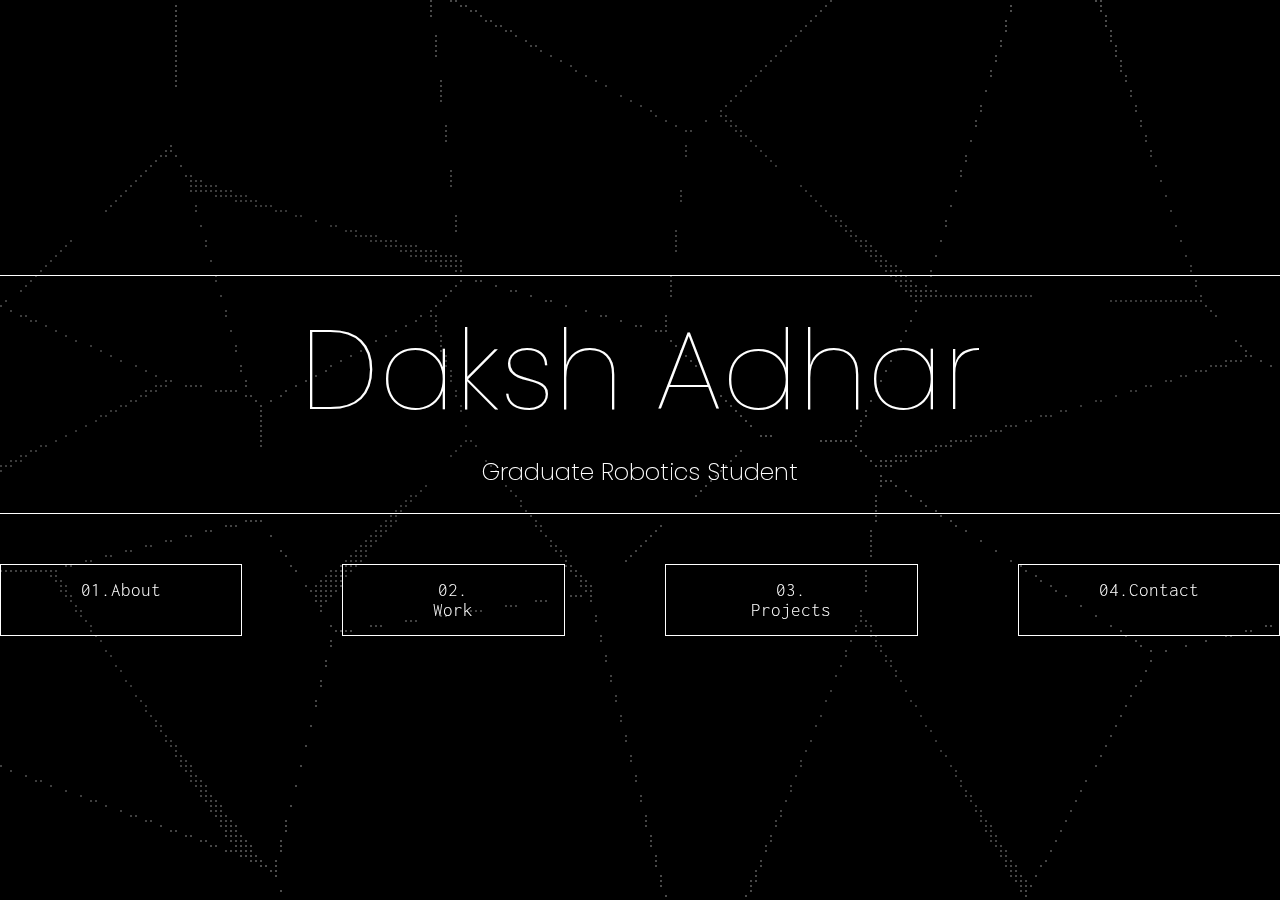
<file: index.html>
<!DOCTYPE html>
<html lang="en">

<head>
  <meta charset="UTF-8">
  <meta name="viewport" content="width=device-width, initial-scale=1.0">
  <title>Daksh's Website</title>
  <link rel="stylesheet" href="style.css">
  <link href="https://fonts.googleapis.com/css2?family=Poppins:wght@100&display=swap" rel="stylesheet">
  <link href="https://fonts.googleapis.com/css2?family=Poppins:wght@200&display=swap" rel="stylesheet">
  <link href="https://fonts.googleapis.com/css2?family=Inconsolata:wght@300;700&display=swap" rel="stylesheet">
  <link href="https://fonts.googleapis.com/css2?family=Inconsolata:wght@500;700&display=swap" rel="stylesheet">
</head>

<body>
  <div class="container">
    <!-- Logo Section -->
    <!-- <div class="logo">
      <div class="hexagon">KD</div>
    </div> -->

    <!-- Name and Title -->
    <hr class="styled-line">
    <h1>Daksh Adhar</h1>
    <p class="subtitle">Graduate Robotics Student</p>
    <hr class="styled-line">

    <!-- Navigation Buttons -->
    <div class="buttons">
        <a href="about.html" class="button">01.About</a>
        <a href="work.html" class="button">02. Work</a>
        <a href="projects.html" class="button">03. Projects</a>
        <a href="contact.html" class="button">04.Contact</a>
    </div>
  </div>

  <!-- Background Animation -->
  <canvas id="background"></canvas>
  <script src="voronal.js"></script>
</body>
</html>
</file>
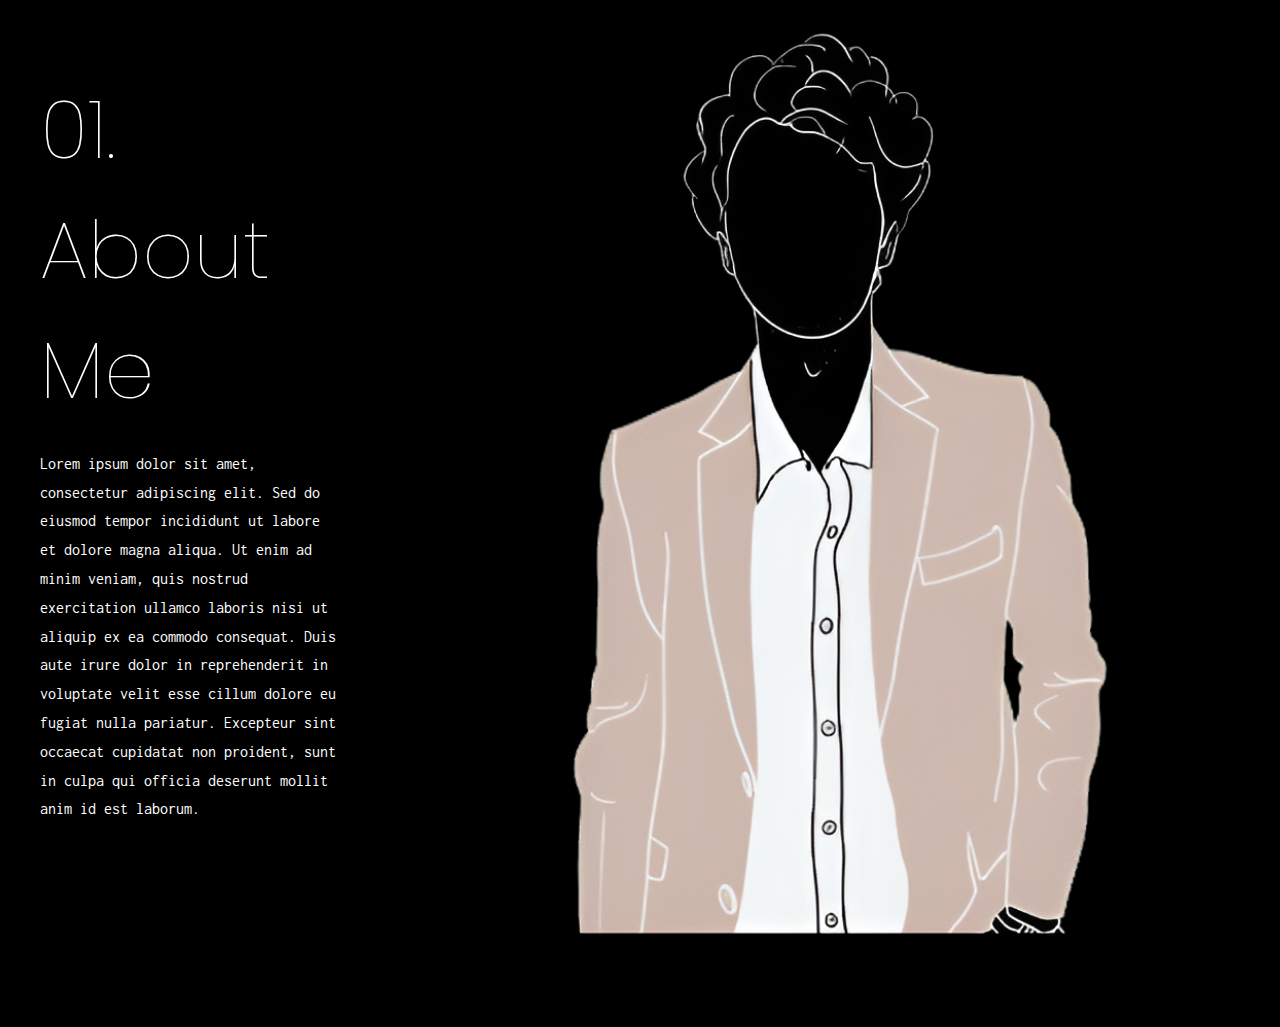
<file: about.html>
<!DOCTYPE html>
<html lang="en">
<head>
  <meta charset="UTF-8">
  <meta name="viewport" content="width=device-width, initial-scale=1.0">
  <title>About</title>
  <link href="https://fonts.googleapis.com/css2?family=Poppins:wght@100;700&family=Inconsolata:wght@400;700&display=swap" rel="stylesheet">
  <link rel="stylesheet" href="style.css">
</head>
<body>
  <div class="about-container">
    <!-- Left Section: Heading and Text -->
    <div class="about-text">
      <h1 class="about-heading">01. About Me</h1>
      <p class="about-description">
        Lorem ipsum dolor sit amet, consectetur adipiscing elit. Sed do eiusmod tempor incididunt ut labore et dolore magna aliqua. 
        Ut enim ad minim veniam, quis nostrud exercitation ullamco laboris nisi ut aliquip ex ea commodo consequat. Duis aute irure 
        dolor in reprehenderit in voluptate velit esse cillum dolore eu fugiat nulla pariatur. Excepteur sint occaecat cupidatat non 
        proident, sunt in culpa qui officia deserunt mollit anim id est laborum.
      </p>
    </div>

    <!-- Right Section: Portrait -->
    <div class="about-image">
      <img src="portrait.png" alt="Portrait of Daksh Adhar">
    </div>
  </div>
</body>
</html>
</file>
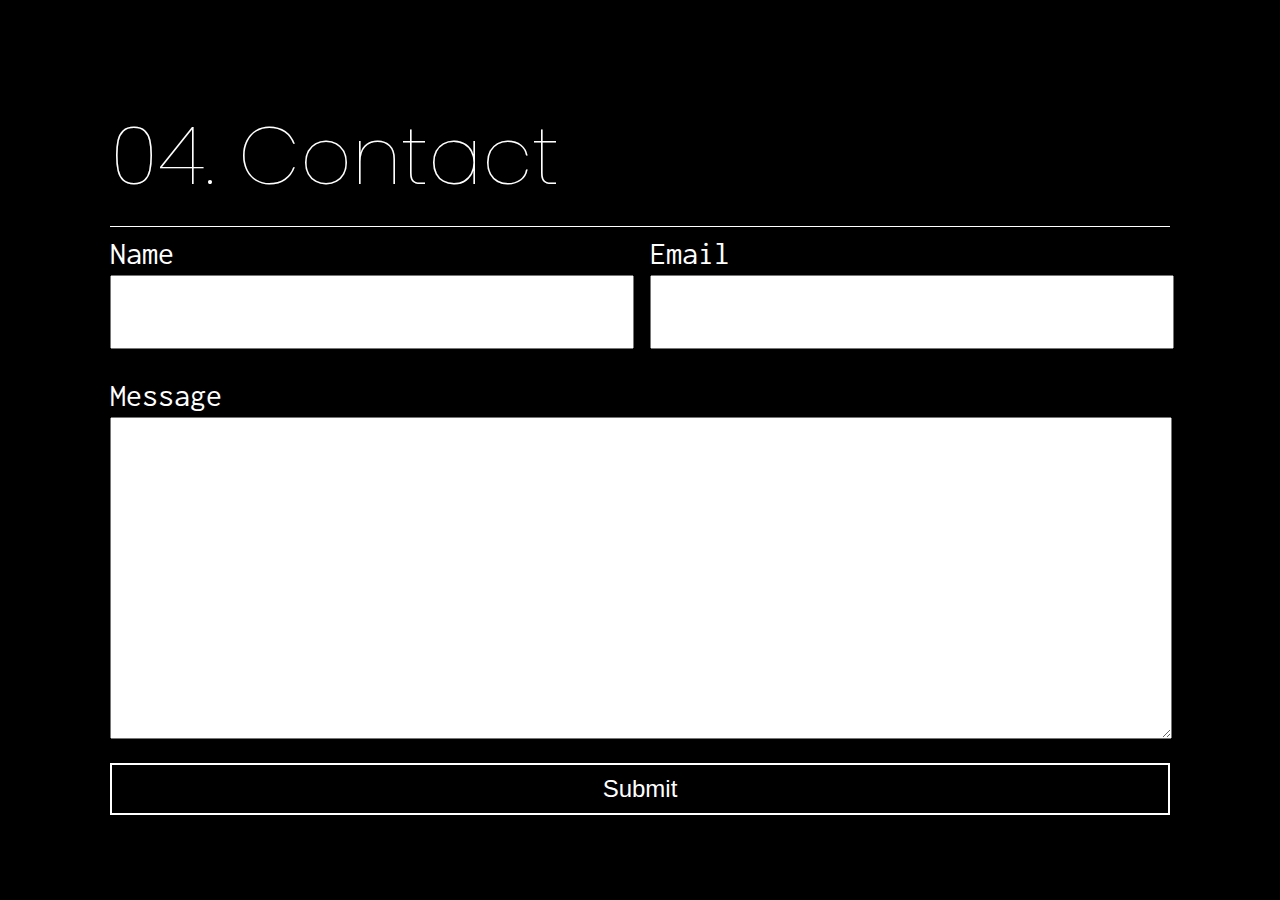
<file: contact.html>
<!DOCTYPE html>
<html lang="en">
<head>
  <meta charset="UTF-8">
  <meta name="viewport" content="width=device-width, initial-scale=1.0">
  <title>Contact</title>
  <link href="https://fonts.googleapis.com/css2?family=Poppins:wght@400;700&family=Inconsolata:wght@400;700&display=swap" rel="stylesheet">
  <link rel="stylesheet" href="style.css">
</head>
<body>
  <div class="contact-container">
    <!-- Contact Heading -->
    <h1 class="contact-heading">04. Contact</h1>
    <hr class="styled-line">

    <!-- Contact Form -->
    <form class="contact-form" action="send_email.php" method="POST">
      <!-- Name and Email Fields -->
      <div class="form-row">
        <div class="form-group">
          <label for="name">Name</label>
          <input type="text" id="name" name="name" required>
        </div>
        <div class="form-group">
          <label for="email">Email</label>
          <input type="email" id="email" name="email" required>
        </div>
      </div>

      <!-- Message Field -->
      <div class="form-group full-width">
        <label for="message">Message</label>
        <textarea id="message" name="message" rows="5"></textarea>
      </div>

      <!-- Submit Button -->
      <button type="submit" class="submit-button">Submit</button>
    </form>
  </div>
</body>
</html>
</file>
<file: style.css>
/* style.css */
body {
    margin: 0;
    background-color: #000;
    /* background-color: #121212;  */
    color: #fff; /* White text */
    display: flex; /* Use flexbox for centering */
    justify-content: center; /* Center horizontally */
    align-items: center; /* Center vertically */
    height: 100vh; /* Make body fill the viewport height */
    overflow: hidden; /* Hide scrollbars */
}

.container {
    text-align: center;
}

.logo .hexagon {
    display: inline-block;
    width: 60px;
    height: 60px;
    background-color: transparent;
    border: 2px solid #fff;
    clip-path: polygon(50% 0%, 100% 25%, 100% 75%, 50% 100%, 0% 75%, 0% 25%);
}

h1 {
    font-family: 'Poppins', sans-serif;
    font-size: 7rem; /* Increase font size for name */
    font-weight: 100;
    margin-top: 10px; /* Reduce space below the name */
    margin-bottom: 0px; /* Reduce space below the name */
}

.subtitle {
    font-family: 'Poppins', sans-serif;
    font-size: 1.5rem; /* Adjust subtitle size slightly */
    font-weight: 200;
    margin-top: 0px; /* Reduce space below the name */
}

.buttons {
    display: flex; /* Arrange buttons in a row */
    justify-content: center; /* Center buttons horizontally */
    gap: 100px; /* Adjust spacing between buttons */
    margin-top: 50px; /* Space above the buttons */
}

.button {
    display: inline-block;
    padding: 15px 80px; /* Adjust button size (height and width) */
    font-size: 1.2rem; /* Adjust button text size */
    font-family: 'Inconsolata', monospace; /* Apply Inconsolata font */
    font-weight: 300; /* Use regular weight (adjust as needed) */
    color: #fff; /* Button text color */
    border: 1px solid #fff; /* Button border */
    text-decoration: none; /* Remove underline */
    text-align: center;
    transition: all 0.2s ease-in-out; /* Smooth hover effect */
}

.button:hover {
    background-color: #fff; /* Change background on hover */
    color: #000; /* Change text color on hover */
    font-weight: 500; /* Use regular weight (adjust as needed) */
}

@media (max-width: 768px) {
.buttons {
    flex-wrap: wrap; /* Stack buttons on smaller screens */
    gap: 10px; /* Adjust spacing for smaller screens */
}

.button {
    padding: 10px 20px; /* Make buttons smaller for mobile */
    font-size: 0.9rem;
}
}
  
.styled-line {
    border: none;
    border-top: 1px solid #fff; /* Line thickness and color */
    width: 100%; /* Line length */
    margin: 10px auto; /* Center it horizontally with spacing */
}

/* Background Animation Layer */
canvas#background {
    pointer-events: none;
    position: absolute;
    top: 0;
    left: 0;
    width: 100%;
}


/* FOR ABOUT PAGE*/
.about-container {
    display: flex; /* Flexbox for side-by-side layout */
    align-items: center; /* Vertically align content */
    justify-content: space-between; /* Space between text and image */
    padding: 40px; /* Add padding around the container */
}

/* Left Section: Text Styling */
.about-text {
    flex: 1; /* Take up available space on the left */
}

.about-heading {
    font-family: 'Poppins', sans-serif; /* Use Poppins font for heading */
    font-size: 5rem; /* Adjust heading size */
    font-weight: 100; /* Bold heading */
    margin-bottom: 20px; /* Add space below heading */
}

.about-description {
    font-family: 'Inconsolata', monospace; /* Use Inconsolata font for text */
    font-size: 1rem; /* Adjust text size */
    line-height: 1.8; /* Improve readability with line spacing */
    color: #fff; /* White text color */
}

/* Right Section: Image Styling */
.about-image img {
    margin-top: 70px;
    margin-right: -100px;
    width: 1000px; /* Adjust image width */
    height: auto; /* Maintain aspect ratio */
    border-radius: 10px; /* Optional: Add rounded corners to the image */
}
  


/* Contact Page Container */
.contact-container {

    max-width: 1800px; /* Adjust width for a centered layout */
    margin: 50px auto; /* Centered on the page */
    padding: 40px;
    color: #fff;
}

/* Heading Styling */
.contact-heading {
    font-family: 'Poppins', sans-serif;
    font-size: 5rem;
    text-align: left;
}

.styled-line {
    border: none;
    border-top: 1px solid #fff; /* Thin line */
    width: 100%;
    margin: 10px auto;
}

/* Form Styling */
.contact-form {
    display: flex;
    flex-direction: column; /* Stack fields vertically */
}

.form-group {
    flex: 1; /* Make Name and Email fields equal width */
}



.form-row {
    display: flex; /* Align fields side by side */
    gap: 20px; /* Space between Name and Email fields */
    margin-bottom: 20px; /* Add space below Name and Email row */

}


.full-width {
    width: calc(100% ); /* Full width for Message field */
    margin-top: 10px; /* Add space above the Message field */

}

label {
    font-family: 'Inconsolata', monospace; /* Label font */
    font-size: 2rem;
    margin-bottom: 10px; /* Add a small gap below labels */
    
}

input, textarea {
    width: calc(100% - 20px); /* Full width minus padding */
    padding: 10px;
    margin-top: 5px; /* Add space above input boxes */
    font-size: 2rem; /* Adjust font size (e.g., 1rem for readability) */

}

input[type='text'], input[type='email'] {
    height: 50px; /* Adjust height for text inputs */
}

textarea {
    height: 300px;
}

/* Submit Button Styling */
.submit-button {
    margin-top: 20px;
    background-color: transparent;
    font-size: 1.5rem;
    color: #fff;
    border: 2px solid #fff;
    padding: 10px;
}
.submit-button:hover {
    background-color:white;color:black;
    font-weight: 600; 

}
</file>
